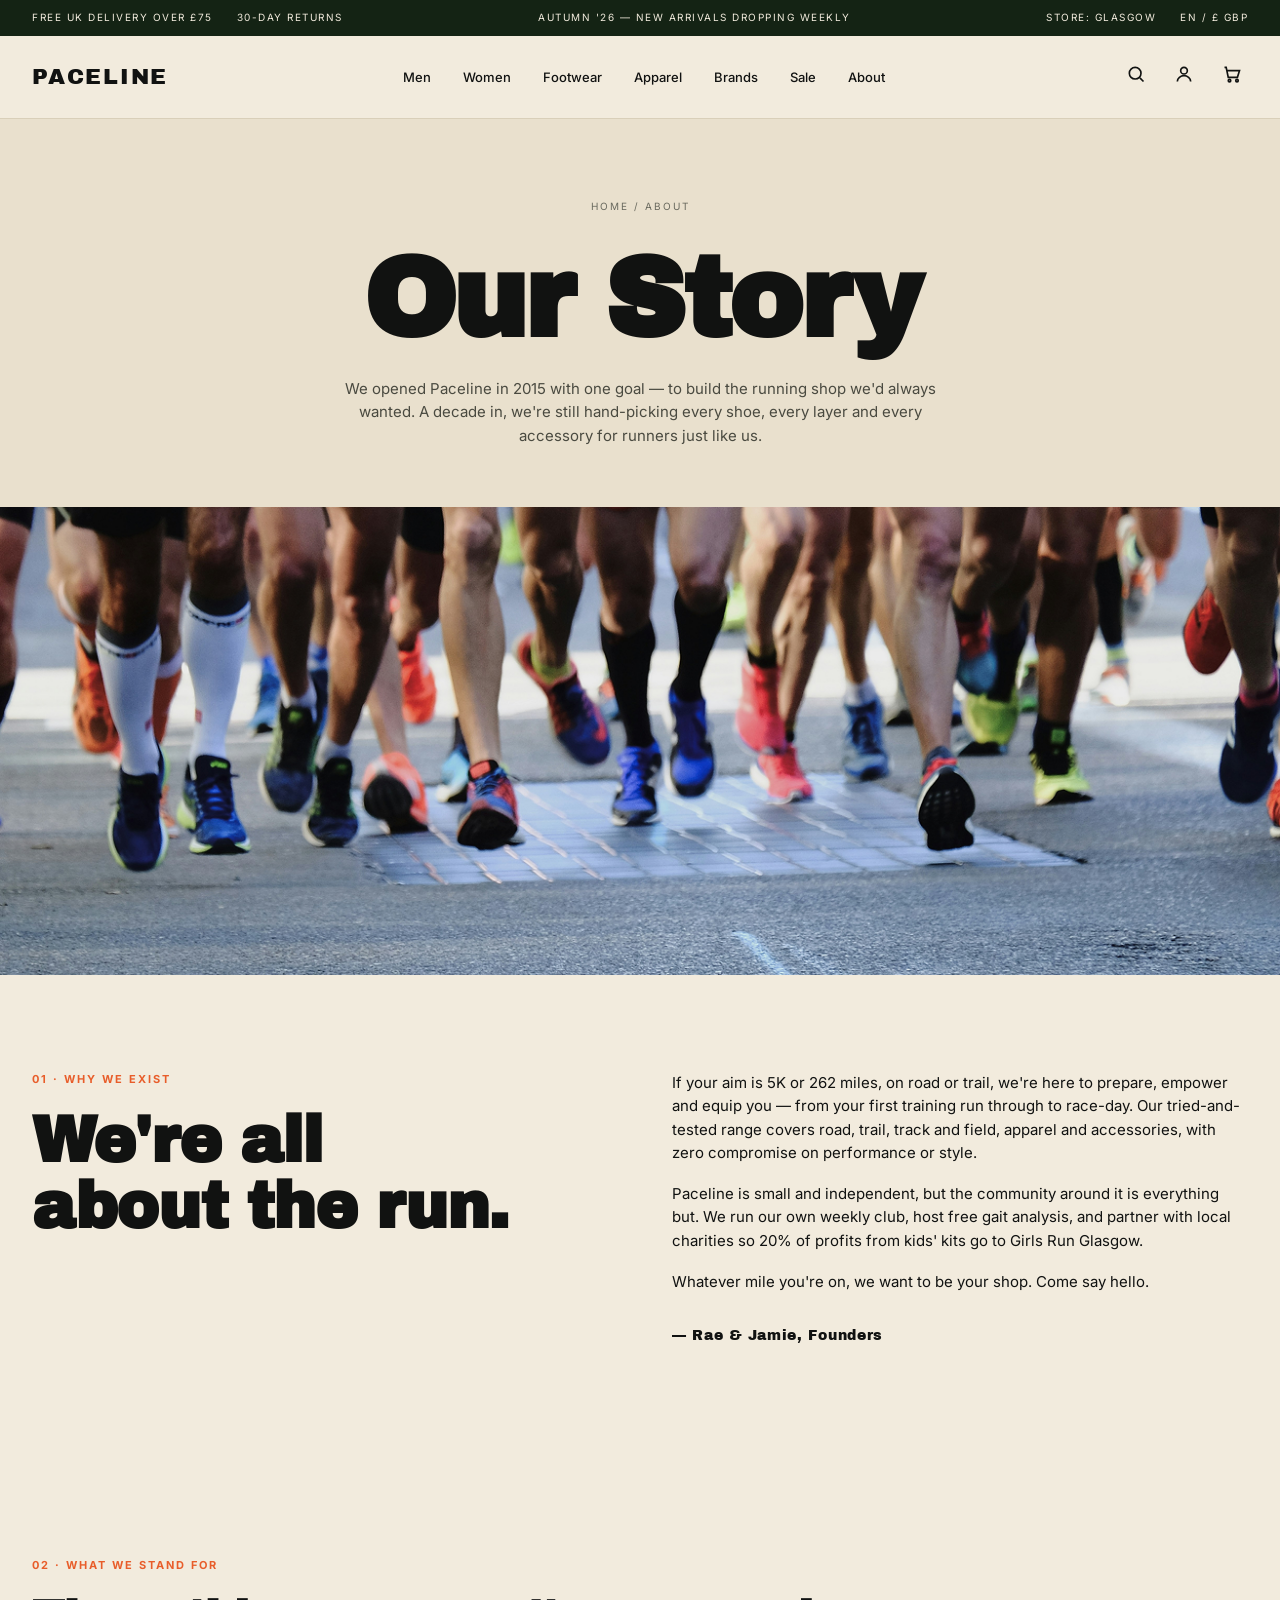
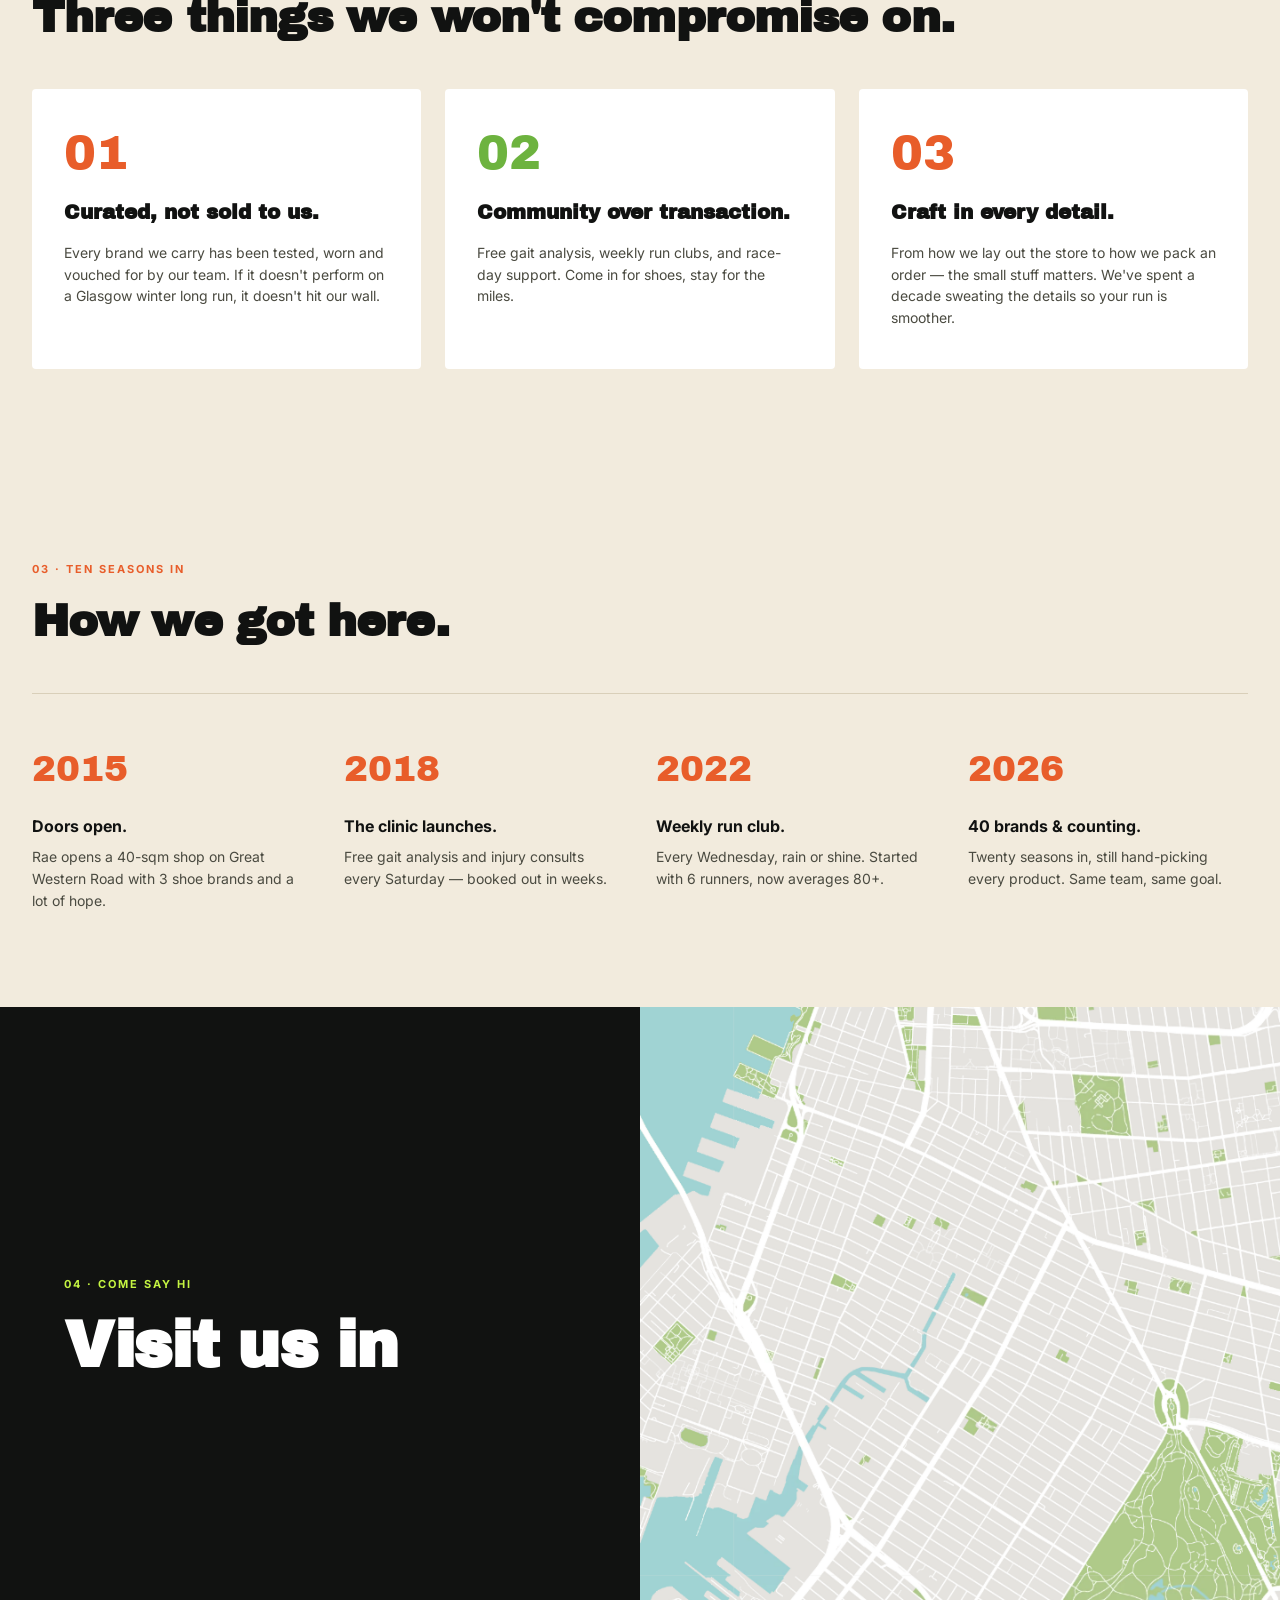
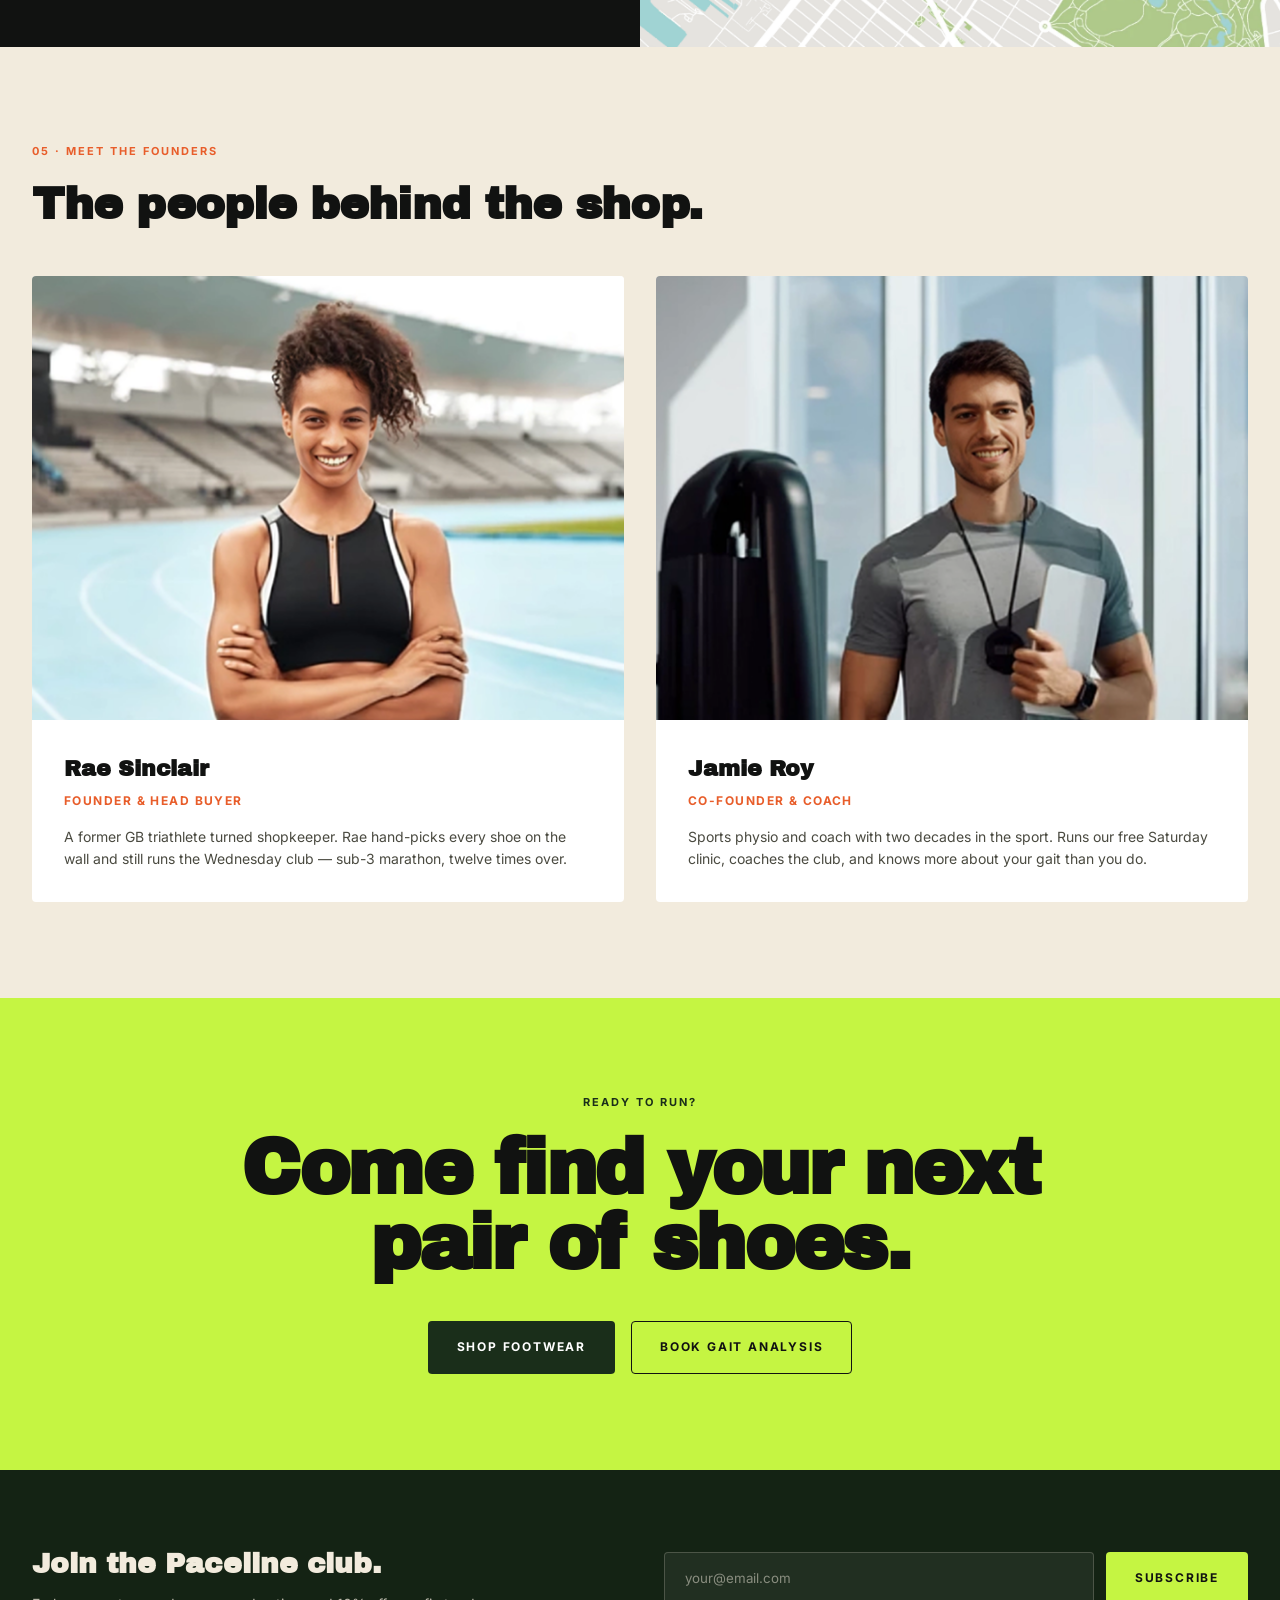
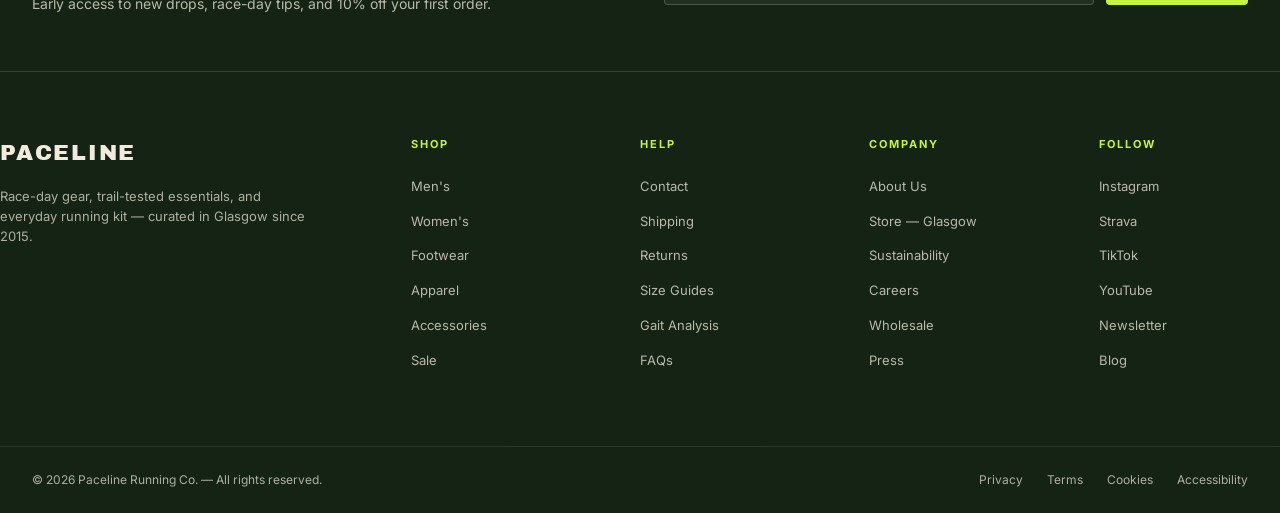
<file: about.html>
﻿<!DOCTYPE html>
<html lang="en">
<head>
<meta charset="UTF-8" />
<meta name="viewport" content="width=device-width, initial-scale=1.0" />
<meta name="description" content="The story behind PACELINE — a Glasgow running shop built by runners, for runners." />
<title>Our Story — PACELINE</title>
<link rel="preconnect" href="https://fonts.googleapis.com">
<link rel="preconnect" href="https://fonts.gstatic.com" crossorigin>
<link href="https://fonts.googleapis.com/css2?family=Archivo+Black&family=Inter:wght@400;500;600;700;800&display=swap" rel="stylesheet">
<link rel="stylesheet" href="css/style.css" />
</head>
<body>
<div class="topbar"><div class="container topbar__inner">
  <span>FREE UK DELIVERY OVER £75</span><span class="hide-sm">30-DAY RETURNS</span>
  <span class="topbar__center hide-md">AUTUMN '26 — NEW ARRIVALS DROPPING WEEKLY</span>
  <span class="hide-sm">STORE: GLASGOW</span><span class="hide-sm">EN / £ GBP</span>
</div></div>

<header class="header"><div class="container header__inner">
  <a href="index.html" class="logo">PACELINE</a>
  <button class="nav-toggle" aria-label="Toggle navigation" aria-expanded="false"><span></span><span></span><span></span></button>
  <nav class="nav" id="primary-nav" aria-label="Primary"><ul class="nav__list">
    <li><a href="#">Men</a></li><li><a href="#">Women</a></li><li><a href="#">Footwear</a></li>
    <li><a href="#">Apparel</a></li><li><a href="#">Brands</a></li><li><a href="#">Sale</a></li>
    <li><a href="about.html">About</a></li>
  </ul></nav>
  <div class="header__icons">
    <button aria-label="Search" class="icon-btn"><svg viewBox="0 0 24 24" width="20" height="20" fill="none" stroke="currentColor" stroke-width="2"><circle cx="11" cy="11" r="7"/><line x1="21" y1="21" x2="16.65" y2="16.65"/></svg></button>
    <button aria-label="Account" class="icon-btn"><svg viewBox="0 0 24 24" width="20" height="20" fill="none" stroke="currentColor" stroke-width="2"><circle cx="12" cy="8" r="4"/><path d="M4 21c0-4 4-7 8-7s8 3 8 7"/></svg></button>
    <button aria-label="Cart" class="icon-btn"><svg viewBox="0 0 24 24" width="20" height="20" fill="none" stroke="currentColor" stroke-width="2"><path d="M3 4h2l2.5 12h11L21 8H6"/><circle cx="9" cy="20" r="1.5"/><circle cx="18" cy="20" r="1.5"/></svg></button>
  </div>
</div></header>

<main>
<section class="about-hero">
  <div class="container">
    <p class="breadcrumb"><a href="index.html">HOME</a> / ABOUT</p>
    <h1 class="about-hero__title">Our Story</h1>
    <p class="about-hero__sub">We opened Paceline in 2015 with one goal — to build the running shop we'd always wanted. A decade in, we're still hand-picking every shoe, every layer and every accessory for runners just like us.</p>
  </div>
  <div class="about-hero__image"><img src="images/marathon-feet.jpg" alt="Runners at a marathon start line" /></div>
</section>

<section class="section why"><div class="container why__grid">
  <div><p class="eyebrow eyebrow--orange">01 · WHY WE EXIST</p><h2 class="display">We're all<br>about the run.</h2></div>
  <div class="why__text">
    <p>If your aim is 5K or 262 miles, on road or trail, we're here to prepare, empower and equip you — from your first training run through to race-day. Our tried-and-tested range covers road, trail, track and field, apparel and accessories, with zero compromise on performance or style.</p>
    <p>Paceline is small and independent, but the community around it is everything but. We run our own weekly club, host free gait analysis, and partner with local charities so 20% of profits from kids' kits go to Girls Run Glasgow.</p>
    <p>Whatever mile you're on, we want to be your shop. Come say hello.</p>
    <p class="signature">— Rae & Jamie, Founders</p>
  </div>
</div></section>

<section class="section stand"><div class="container">
  <p class="eyebrow eyebrow--orange">02 · WHAT WE STAND FOR</p>
  <h2 class="section__title">Three things we won't compromise on.</h2>
  <div class="stand__grid">
    <article class="stand__card"><span class="stand__num" style="color:#e85d2a">01</span><h3>Curated, not sold to us.</h3><p>Every brand we carry has been tested, worn and vouched for by our team. If it doesn't perform on a Glasgow winter long run, it doesn't hit our wall.</p></article>
    <article class="stand__card"><span class="stand__num" style="color:#6db33f">02</span><h3>Community over transaction.</h3><p>Free gait analysis, weekly run clubs, and race-day support. Come in for shoes, stay for the miles.</p></article>
    <article class="stand__card"><span class="stand__num" style="color:#e85d2a">03</span><h3>Craft in every detail.</h3><p>From how we lay out the store to how we pack an order — the small stuff matters. We've spent a decade sweating the details so your run is smoother.</p></article>
  </div>
</div></section>

<section class="section timeline"><div class="container">
  <p class="eyebrow eyebrow--orange">03 · TEN SEASONS IN</p>
  <h2 class="section__title">How we got here.</h2>
  <div class="timeline__grid">
    <div class="timeline__item"><span class="timeline__year">2015</span><h3>Doors open.</h3><p>Rae opens a 40-sqm shop on Great Western Road with 3 shoe brands and a lot of hope.</p></div>
    <div class="timeline__item"><span class="timeline__year">2018</span><h3>The clinic launches.</h3><p>Free gait analysis and injury consults every Saturday — booked out in weeks.</p></div>
    <div class="timeline__item"><span class="timeline__year">2022</span><h3>Weekly run club.</h3><p>Every Wednesday, rain or shine. Started with 6 runners, now averages 80+.</p></div>
    <div class="timeline__item"><span class="timeline__year">2026</span><h3>40 brands & counting.</h3><p>Twenty seasons in, still hand-picking every product. Same team, same goal.</p></div>
  </div>
</div></section>

<section class="visit">
  <div class="visit__panel"><p class="eyebrow eyebrow--lime">04 · COME SAY HI</p><h2 class="display display--light">Visit us in</h2></div>
  <div class="visit__map"><img src="images/map-tile.png" alt="Map of Glasgow store location" loading="lazy"></div>
</section>

<section class="section founders"><div class="container">
  <p class="eyebrow eyebrow--orange">05 · MEET THE FOUNDERS</p>
  <h2 class="section__title">The people behind the shop.</h2>
  <div class="founders__grid">
    <article class="founder"><img src="images/founder-rae.jpg" alt="Rae Sinclair" loading="lazy"><div class="founder__info"><h3>Rae Sinclair</h3><p class="founder__role">Founder & Head Buyer</p><p>A former GB triathlete turned shopkeeper. Rae hand-picks every shoe on the wall and still runs the Wednesday club — sub-3 marathon, twelve times over.</p></div></article>
    <article class="founder"><img src="images/founder-jamie.jpg" alt="Jamie Roy" loading="lazy"><div class="founder__info"><h3>Jamie Roy</h3><p class="founder__role">Co-Founder & Coach</p><p>Sports physio and coach with two decades in the sport. Runs our free Saturday clinic, coaches the club, and knows more about your gait than you do.</p></div></article>
  </div>
</div></section>

<section class="cta"><div class="container">
  <p class="eyebrow eyebrow--dark">READY TO RUN?</p>
  <h2 class="cta__title">Come find your next<br>pair of shoes.</h2>
  <div class="cta__actions">
    <a href="#" class="btn btn--dark">SHOP FOOTWEAR</a>
    <a href="#" class="btn btn--outline-dark">BOOK GAIT ANALYSIS</a>
  </div>
</div></section>
</main>

<footer class="footer">
  <div class="container footer__newsletter">
    <div><h3>Join the Paceline club.</h3><p>Early access to new drops, race-day tips, and 10% off your first order.</p></div>
    <form class="newsletter" id="newsletter-form" novalidate>
      <label class="sr-only" for="email">Email</label>
      <input type="email" id="email" placeholder="your@email.com" required />
      <button type="submit" class="btn btn--lime">SUBSCRIBE</button>
      <p class="newsletter__msg" role="status" aria-live="polite"></p>
    </form>
  </div>
  <div class="container footer__grid">
    <div class="footer__brand"><span class="logo logo--light">PACELINE</span><p>Race-day gear, trail-tested essentials, and everyday running kit — curated in Glasgow since 2015.</p></div>
    <div><h4>SHOP</h4><ul><li><a href="#">Men's</a></li><li><a href="#">Women's</a></li><li><a href="#">Footwear</a></li><li><a href="#">Apparel</a></li><li><a href="#">Accessories</a></li><li><a href="#">Sale</a></li></ul></div>
    <div><h4>HELP</h4><ul><li><a href="#">Contact</a></li><li><a href="#">Shipping</a></li><li><a href="#">Returns</a></li><li><a href="#">Size Guides</a></li><li><a href="#">Gait Analysis</a></li><li><a href="#">FAQs</a></li></ul></div>
    <div><h4>COMPANY</h4><ul><li><a href="about.html">About Us</a></li><li><a href="#">Store — Glasgow</a></li><li><a href="#">Sustainability</a></li><li><a href="#">Careers</a></li><li><a href="#">Wholesale</a></li><li><a href="#">Press</a></li></ul></div>
    <div><h4>FOLLOW</h4><ul><li><a href="#">Instagram</a></li><li><a href="#">Strava</a></li><li><a href="#">TikTok</a></li><li><a href="#">YouTube</a></li><li><a href="#">Newsletter</a></li><li><a href="#">Blog</a></li></ul></div>
  </div>
  <div class="container footer__bottom">
    <p>© 2026 Paceline Running Co. — All rights reserved.</p>
    <ul class="footer__legal"><li><a href="#">Privacy</a></li><li><a href="#">Terms</a></li><li><a href="#">Cookies</a></li><li><a href="#">Accessibility</a></li></ul>
  </div>
</footer>
<script src="js/main.js"></script>
</body>
</html>
</file>
<file: css/style.css>
﻿/* =========================================================
   PACELINE — Global Stylesheet
   ========================================================= */
:root {
  --cream: #f2ebdd;
  --cream-dark: #e9e0cd;
  --ink: #111211;
  --dark-green: #1a2e1a;
  --dark-green-2: #142314;
  --lime: #c5f542;
  --orange: #e85d2a;
  --green-mid: #6db33f;
  --white: #ffffff;
  --muted: #6a6a5f;
  --border: #d9cfb9;
  --font-body: 'Inter', system-ui, -apple-system, sans-serif;
  --font-display: 'Archivo Black', 'Inter', sans-serif;
  --max-w: 1320px;
  --radius: 4px;
  --transition: 0.25s ease;
}
*, *::before, *::after { box-sizing: border-box; margin: 0; padding: 0; }
html { scroll-behavior: smooth; }
img { max-width: 100%; display: block; }
button { font: inherit; cursor: pointer; background: none; border: none; color: inherit; }
a { color: inherit; text-decoration: none; }
ul { list-style: none; }

body {
  font-family: var(--font-body);
  background: var(--cream);
  color: var(--ink);
  font-size: 16px;
  line-height: 1.55;
  -webkit-font-smoothing: antialiased;
}
.container { width: 100%; max-width: var(--max-w); margin: 0 auto; padding: 0 32px; }

.sr-only { position: absolute; width: 1px; height: 1px; padding: 0; margin: -1px; overflow: hidden; clip: rect(0,0,0,0); white-space: nowrap; border: 0; }
.eyebrow { font-size: 11px; letter-spacing: 0.18em; font-weight: 700; text-transform: uppercase; margin-bottom: 20px; }
.eyebrow--orange { color: var(--orange); }
.eyebrow--lime { color: var(--lime); }
.eyebrow--dark { color: var(--dark-green); }
.display { font-family: var(--font-display); font-size: clamp(2.2rem, 5vw, 4rem); line-height: 1.02; letter-spacing: -0.02em; }
.display--light { color: var(--white); }
.section { padding: 96px 0; }
.section__head { display: flex; justify-content: space-between; align-items: flex-end; margin-bottom: 48px; gap: 24px; flex-wrap: wrap; }
.section__title { font-family: var(--font-display); font-size: clamp(1.8rem, 3.5vw, 2.8rem); line-height: 1.05; letter-spacing: -0.02em; }
.link-arrow { font-size: 12px; letter-spacing: 0.15em; font-weight: 700; text-transform: uppercase; border-bottom: 1px solid currentColor; padding-bottom: 4px; }

/* ---------- Buttons ---------- */
.btn { display: inline-flex; align-items: center; justify-content: center; padding: 16px 28px; font-size: 12px; font-weight: 700; letter-spacing: 0.15em; text-transform: uppercase; border-radius: var(--radius); transition: var(--transition); border: 1px solid transparent; }
.btn--lime { background: var(--lime); color: var(--ink); }
.btn--lime:hover { background: #d4ff55; }
.btn--ghost { background: transparent; color: var(--white); border-color: var(--white); }
.btn--ghost:hover { background: var(--white); color: var(--ink); }
.btn--dark { background: var(--dark-green); color: var(--white); }
.btn--dark:hover { background: var(--dark-green-2); }
.btn--outline-light { background: transparent; color: var(--white); border-color: var(--white); }
.btn--outline-light:hover { background: var(--white); color: var(--dark-green); }
.btn--outline-dark { background: transparent; color: var(--ink); border-color: var(--ink); }
.btn--outline-dark:hover { background: var(--ink); color: var(--lime); }

/* ---------- Topbar ---------- */
.topbar { background: var(--dark-green-2); color: var(--cream); font-size: 10px; letter-spacing: 0.15em; text-transform: uppercase; }
.topbar__inner { display: flex; justify-content: space-between; align-items: center; padding: 10px 32px; gap: 24px; }
.topbar__center { flex: 1; text-align: center; }

/* ---------- Header ---------- */
.header { background: var(--cream); border-bottom: 1px solid var(--border); position: sticky; top: 0; z-index: 50; }
.header__inner { display: grid; grid-template-columns: auto 1fr auto; align-items: center; gap: 32px; padding: 22px 32px; }
.logo { font-family: var(--font-display); font-size: 22px; letter-spacing: 0.08em; }
.logo--light { color: var(--cream); }
.nav__list { display: flex; gap: 32px; justify-content: center; font-size: 13px; font-weight: 500; }
.nav__list a { position: relative; padding: 4px 0; }
.nav__list a:hover { color: var(--orange); }
.header__icons { display: flex; gap: 16px; }
.icon-btn { padding: 6px; transition: var(--transition); }
.icon-btn:hover { color: var(--orange); }
.nav-toggle { display: none; flex-direction: column; gap: 5px; padding: 8px; }
.nav-toggle span { width: 22px; height: 2px; background: var(--ink); transition: var(--transition); }

/* ---------- Hero ---------- */
.hero { position: relative; min-height: 640px; display: flex; align-items: center; overflow: hidden; color: var(--white); }
.hero__slides { position: absolute; inset: 0; }
.hero__slide { position: absolute; inset: 0; background-size: cover; background-position: center; opacity: 0; transition: opacity 0.8s ease; }
.hero__slide.is-active { opacity: 1; }
.hero__overlay { position: absolute; inset: 0; background: linear-gradient(180deg, rgba(0,0,0,0.35), rgba(0,0,0,0.55)); }
.hero__content { position: relative; padding: 80px 32px; max-width: 720px; }
.hero__title { font-family: var(--font-display); font-size: clamp(3rem, 8vw, 6.5rem); line-height: 0.95; letter-spacing: -0.03em; margin: 16px 0 24px; }
.hero__sub { font-size: 17px; max-width: 520px; margin-bottom: 36px; opacity: 0.95; }
.hero__actions { display: flex; gap: 16px; flex-wrap: wrap; }
.hero__dots { position: absolute; bottom: 32px; right: 32px; display: flex; gap: 10px; }
.hero__dot { width: 32px; height: 3px; background: rgba(255,255,255,0.4); }
.hero__dot.is-active { background: var(--white); }

/* ---------- Categories ---------- */
.categories__grid { display: grid; grid-template-columns: repeat(4, 1fr); gap: 20px; }
.cat-card { position: relative; aspect-ratio: 3/4; overflow: hidden; border-radius: var(--radius); color: var(--white); }
.cat-card img { width: 100%; height: 100%; object-fit: cover; transition: transform 0.6s ease; }
.cat-card:hover img { transform: scale(1.05); }
.cat-card__overlay { position: absolute; inset: auto 0 0 0; padding: 24px; background: linear-gradient(180deg, transparent, rgba(0,0,0,0.85)); }
.cat-card__overlay h3 { font-family: var(--font-display); font-size: 22px; margin-bottom: 6px; }
.cat-card__overlay p { font-size: 13px; opacity: 0.85; margin-bottom: 10px; }
.cat-card__cta { font-size: 11px; letter-spacing: 0.15em; font-weight: 700; color: var(--lime); }

/* ---------- Filters ---------- */
.filters { display: flex; gap: 8px; flex-wrap: wrap; }
.filter { padding: 10px 18px; border: 1px solid var(--border); border-radius: 999px; font-size: 12px; font-weight: 600; letter-spacing: 0.05em; transition: var(--transition); }
.filter:hover { border-color: var(--ink); }
.filter.is-active { background: var(--ink); color: var(--cream); border-color: var(--ink); }

/* ---------- Products ---------- */
.products__grid { display: grid; grid-template-columns: repeat(4, 1fr); gap: 24px; }
.product__media { position: relative; aspect-ratio: 1; background: #f7f1e3; overflow: hidden; border-radius: var(--radius); margin-bottom: 14px; }
.product__media img { width: 100%; height: 100%; object-fit: cover; }
.badge { position: absolute; top: 12px; left: 12px; padding: 5px 10px; font-size: 10px; font-weight: 700; letter-spacing: 0.12em; color: var(--white); }
.badge--new { background: var(--ink); }
.badge--sale { background: var(--orange); }
.wishlist { position: absolute; top: 12px; right: 12px; width: 32px; height: 32px; background: var(--white); border-radius: 50%; display: grid; place-items: center; }
.wishlist::before { content: '♡'; font-size: 16px; }
.wishlist.is-on::before { content: '♥'; color: var(--orange); }
.product__brand { font-size: 11px; letter-spacing: 0.15em; color: var(--muted); margin-bottom: 4px; }
.product__name { font-size: 15px; font-weight: 600; margin-bottom: 4px; }
.product__price { font-size: 14px; }

/* ---------- Story ---------- */
.story { display: grid; grid-template-columns: 1fr 1fr; }
.story__media img { width: 100%; height: 100%; object-fit: cover; min-height: 520px; }
.story__panel { background: var(--dark-green); color: var(--cream); padding: 80px 64px; display: flex; flex-direction: column; justify-content: center; }
.story__title { font-family: var(--font-display); font-size: clamp(1.8rem, 3.5vw, 2.8rem); line-height: 1.05; margin-bottom: 24px; letter-spacing: -0.02em; }
.story__text { font-size: 15px; opacity: 0.85; margin-bottom: 32px; max-width: 520px; }
.stats { display: flex; gap: 40px; margin-bottom: 36px; }
.stat__num { display: block; font-family: var(--font-display); font-size: 44px; color: var(--lime); line-height: 1; }
.stat__label { font-size: 11px; letter-spacing: 0.15em; text-transform: uppercase; opacity: 0.7; margin-top: 6px; display: block; }

/* ---------- Split (Men/Women) ---------- */
.split__grid { display: grid; grid-template-columns: 1fr 1fr; gap: 24px; }
.split__card { position: relative; overflow: hidden; border-radius: var(--radius); color: var(--white); aspect-ratio: 4/5; }
.split__card img { width: 100%; height: 100%; object-fit: cover; transition: transform 0.6s ease; }
.split__card:hover img { transform: scale(1.05); }
.split__content { position: absolute; inset: auto 0 0 0; padding: 32px; background: linear-gradient(180deg, transparent, rgba(0,0,0,0.8)); }
.split__content h3 { font-family: var(--font-display); font-size: 28px; margin-bottom: 6px; }
.split__content p { font-size: 13px; opacity: 0.85; margin-bottom: 12px; }
.split__cta { font-size: 11px; letter-spacing: 0.15em; font-weight: 700; color: var(--lime); }

/* ---------- About hero ---------- */
.about-hero { background: var(--cream-dark); padding: 80px 0 0; text-align: center; }
.breadcrumb { font-size: 10px; letter-spacing: 0.2em; color: var(--muted); margin-bottom: 32px; }
.breadcrumb a:hover { color: var(--orange); }
.about-hero__title { font-family: var(--font-display); font-size: clamp(3.5rem, 9vw, 7rem); line-height: 0.95; letter-spacing: -0.03em; margin-bottom: 24px; }
.about-hero__sub { max-width: 620px; margin: 0 auto 60px; font-size: 15px; color: #4a4a40; }
.about-hero__image { max-width: var(--max-w); margin: 0 auto; }
.about-hero__image img { width: 100%; height: auto; }

/* ---------- Why / Stand / Timeline ---------- */
.why__grid { display: grid; grid-template-columns: 1fr 1fr; gap: 64px; align-items: start; }
.why__text p { margin-bottom: 18px; font-size: 15px; }
.why__text .signature { font-family: var(--font-display); margin-top: 32px; font-size: 14px; letter-spacing: 0.05em; }

.stand__grid { display: grid; grid-template-columns: repeat(3, 1fr); gap: 24px; margin-top: 48px; }
.stand__card { background: var(--white); padding: 40px 32px; border-radius: var(--radius); }
.stand__num { font-family: var(--font-display); font-size: 48px; display: block; line-height: 1; margin-bottom: 20px; }
.stand__card h3 { font-family: var(--font-display); font-size: 20px; margin-bottom: 14px; }
.stand__card p { font-size: 14px; color: #4a4a40; }

.timeline__grid { display: grid; grid-template-columns: repeat(4, 1fr); gap: 32px; margin-top: 48px; border-top: 1px solid var(--border); padding-top: 48px; }
.timeline__year { font-family: var(--font-display); font-size: 36px; color: var(--orange); display: block; margin-bottom: 16px; }
.timeline__item h3 { font-size: 16px; font-weight: 700; margin-bottom: 8px; }
.timeline__item p { font-size: 14px; color: #4a4a40; }

/* ---------- Visit ---------- */
.visit { display: grid; grid-template-columns: 1fr 1fr; min-height: 480px; }
.visit__panel { background: var(--ink); color: var(--cream); padding: 80px 64px; display: flex; flex-direction: column; justify-content: center; }
.visit__map img { width: 100%; height: 100%; object-fit: cover; }

/* ---------- Founders ---------- */
.founders__grid { display: grid; grid-template-columns: 1fr 1fr; gap: 32px; margin-top: 48px; }
.founder { background: var(--white); border-radius: var(--radius); overflow: hidden; }
.founder img { width: 100%; aspect-ratio: 4/3; object-fit: cover; }
.founder__info { padding: 32px; }
.founder__info h3 { font-family: var(--font-display); font-size: 22px; margin-bottom: 6px; }
.founder__role { font-size: 12px; letter-spacing: 0.12em; color: var(--orange); text-transform: uppercase; margin-bottom: 16px; font-weight: 700; }
.founder__info p:last-child { font-size: 14px; color: #4a4a40; }

/* ---------- CTA ---------- */
.cta { background: var(--lime); padding: 96px 0; text-align: center; }
.cta__title { font-family: var(--font-display); font-size: clamp(2.4rem, 6vw, 5rem); line-height: 0.98; letter-spacing: -0.03em; margin: 16px 0 40px; }
.cta__actions { display: flex; gap: 16px; justify-content: center; flex-wrap: wrap; }

/* ---------- Footer ---------- */
.footer { background: var(--dark-green-2); color: var(--cream); padding-top: 72px; }
.footer__newsletter { display: grid; grid-template-columns: 1fr 1fr; gap: 48px; align-items: center; padding-bottom: 56px; border-bottom: 1px solid rgba(242,235,221,0.15); }
.footer__newsletter h3 { font-family: var(--font-display); font-size: 28px; margin-bottom: 8px; }
.footer__newsletter p { font-size: 14px; opacity: 0.75; }
.newsletter { display: flex; gap: 12px; position: relative; }
.newsletter input { flex: 1; padding: 16px 20px; background: rgba(255,255,255,0.06); border: 1px solid rgba(242,235,221,0.2); color: var(--cream); border-radius: var(--radius); font-family: inherit; }
.newsletter input::placeholder { color: rgba(242,235,221,0.5); }
.newsletter input:focus { outline: 2px solid var(--lime); outline-offset: 2px; }
.newsletter__msg { position: absolute; bottom: -26px; left: 0; font-size: 12px; }
.newsletter__msg.is-ok { color: var(--lime); }
.newsletter__msg.is-err { color: #ff8a65; }

.footer__grid { display: grid; grid-template-columns: 2fr repeat(4, 1fr); gap: 48px; padding: 64px 0; }
.footer__brand p { font-size: 13px; opacity: 0.7; margin-top: 16px; max-width: 320px; }
.footer__grid h4 { font-size: 11px; letter-spacing: 0.18em; text-transform: uppercase; margin-bottom: 20px; color: var(--lime); }
.footer__grid ul li { margin-bottom: 10px; }
.footer__grid ul a { font-size: 13px; opacity: 0.75; transition: var(--transition); }
.footer__grid ul a:hover { opacity: 1; color: var(--lime); }

.footer__bottom { display: flex; justify-content: space-between; padding: 24px 32px; border-top: 1px solid rgba(242,235,221,0.15); font-size: 12px; opacity: 0.7; flex-wrap: wrap; gap: 16px; }
.footer__legal { display: flex; gap: 24px; }

/* ---------- Responsive ---------- */
@media (max-width: 1024px) {
  .categories__grid, .products__grid { grid-template-columns: repeat(2, 1fr); }
  .story { grid-template-columns: 1fr; }
  .story__media img { min-height: 360px; }
  .why__grid, .visit, .founders__grid, .split__grid { grid-template-columns: 1fr; }
  .stand__grid, .timeline__grid { grid-template-columns: 1fr 1fr; }
  .footer__grid { grid-template-columns: 1fr 1fr; }
  .footer__newsletter { grid-template-columns: 1fr; }
}

@media (max-width: 720px) {
  .container { padding: 0 20px; }
  .section { padding: 64px 0; }
  .section__head { flex-direction: column; align-items: flex-start; }
  .nav-toggle { display: flex; }
  .nav { position: fixed; inset: 0 0 0 auto; width: 80%; max-width: 340px; background: var(--cream); transform: translateX(100%); transition: transform 0.3s ease; padding: 100px 32px 32px; }
  .nav.is-open { transform: translateX(0); box-shadow: -20px 0 40px rgba(0,0,0,0.1); }
  .nav__list { flex-direction: column; gap: 20px; font-size: 18px; }
  .header__inner { grid-template-columns: auto auto; }
  .header__icons { display: none; }
  .topbar__inner { justify-content: center; }
  .hide-sm, .hide-md { display: none; }
  .hero { min-height: 520px; }
  .hero__content { padding: 60px 20px; }
  .categories__grid, .products__grid, .stand__grid, .timeline__grid, .footer__grid { grid-template-columns: 1fr; }
  .story__panel { padding: 56px 24px; }
  .visit__panel { padding: 56px 24px; }
  .stats { gap: 24px; flex-wrap: wrap; }
  .stat__num { font-size: 34px; }
  .footer__bottom { flex-direction: column; align-items: flex-start; }
}
</file>
